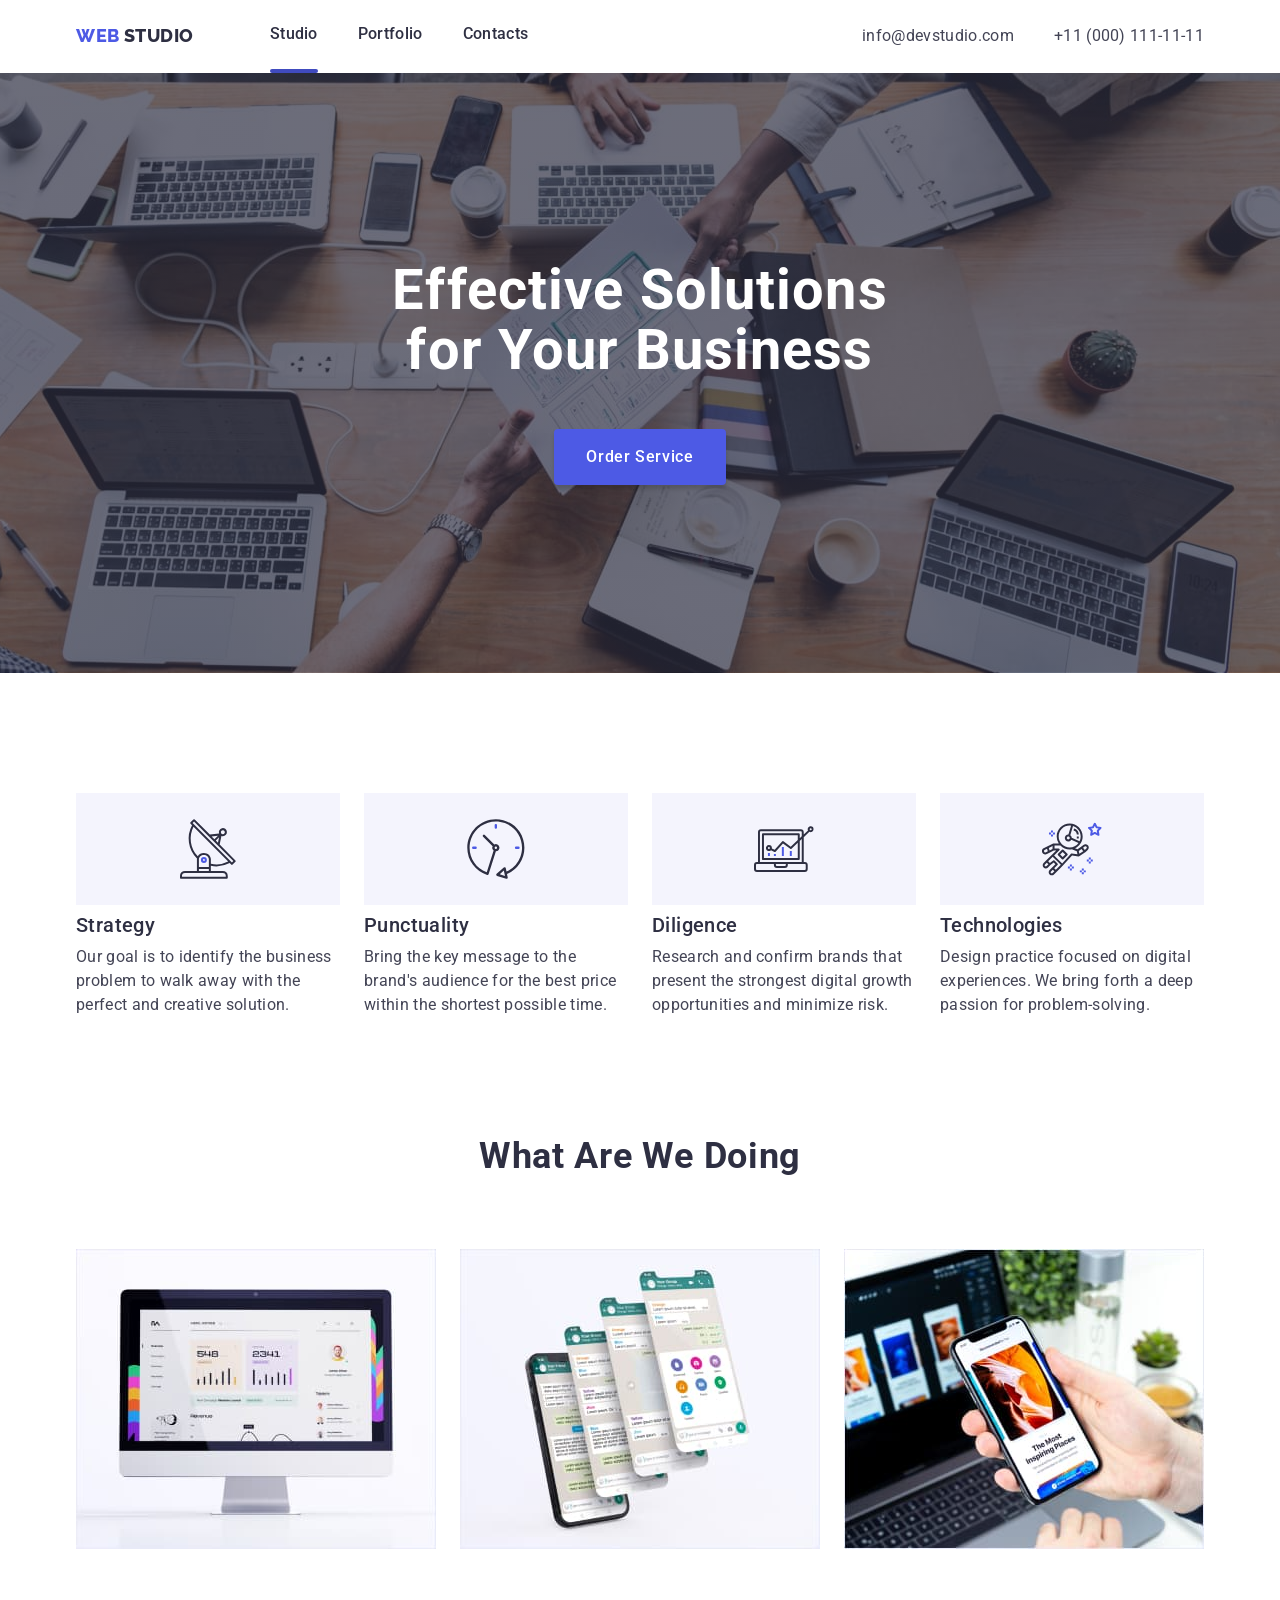
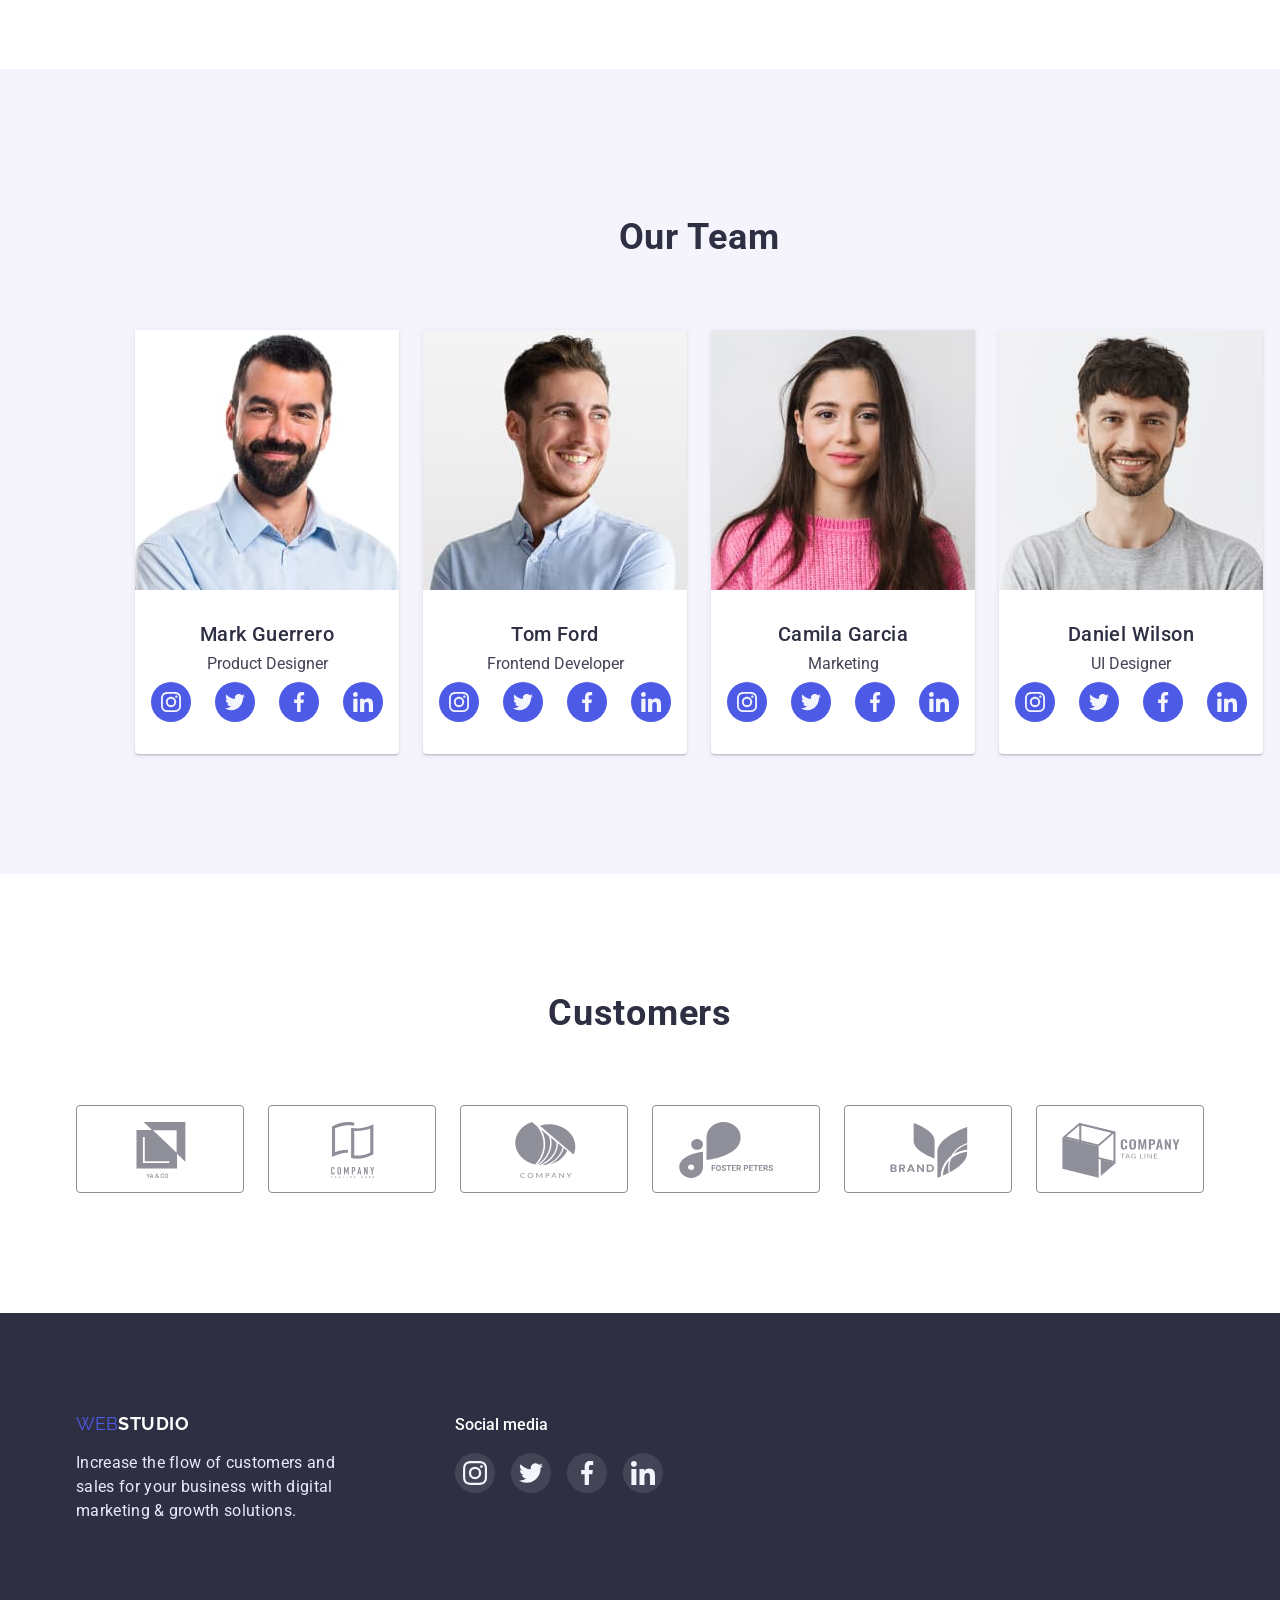
<file: index.html>
<!DOCTYPE html>
<html lang="en">
  <head>
    <meta charset="UTF-8" />
    <meta http-equiv="X-UA-Compatible" content="IE=edge" />
    <meta name="viewport" content="width=device-width, initial-scale=1.0" />
    <title>Document</title>
    <link
      href="https://fonts.googleapis.com/css2?family=Raleway:wght@800&family=Roboto:wght@400;500;700;900&display=swap"
      rel="stylesheet"
    />
    <link
      rel="stylesheet"
      href="https://cdnjs.cloudflare.com/ajax/libs/modern-normalize/1.1.0/modern-normalize.min.css"
    />
    <link rel="stylesheet" href="./css/styles.css" />
  </head>
  <body>
    <header>
      <div class="container header-box">
        <a href="./" class="logo link"
          ><span class="logo-web">WEB</span>
          <span class="logo-studio">STUDIO</span></a
        >
        <nav>
          <ul class="site-nav list">
            <li>
              <a href="./index.html" class="nav-link-current link">Studio</a>
            </li>
            <li>
              <a href="./portfolio.html" class="nav-link link">Portfolio</a>
            </li>
            <li><a href="" class="nav-link link">Contacts</a></li>
          </ul>
        </nav>
        <ul class="contact">
          <li>
            <a class="linknav" href="mailto:info@devstudio.com" lang="en"
              >info@devstudio.com</a
            >
          </li>
          <li>
            <a class="linknav" href="tel:+110001111111">+11 (000) 111-11-11</a>
          </li>
        </ul>
      </div>
    </header>
    <main>
      <section class="hero">
        <div class="container">
          <h1 class="hero-title">
            Effective Solutions <br />for Your Business
          </h1>
          <button class="primary-button" type="button" data-modal-open>
            Order Service
          </button>
        </div>
      </section>
      <section class="feature">
        <div class="container">
          <h2 class="visually-hidden">Our Benifits</h2>
          <ul class="advantage-card">
            <li class="strategy-icon">
              <div class="advantage-thumb" href="#">
                <svg class="list-item-icon">
                  <use href="./images/sprite.svg#icon-icon1"></use>
                </svg>
              </div>
              <h3 class="advantage-card-title">Strategy</h3>
              <p class="advantage-card-text">
                Our goal is to identify the business problem to walk away with
                the perfect and creative solution.
              </p>
            </li>
            <li class="strategy-icon">
              <div class="advantage-thumb" href="#">
                <svg class="list-item-icon">
                  <use href="./images/sprite.svg#icon-icon2"></use>
                </svg>
              </div>
              <h3 class="advantage-card-title">Punctuality</h3>
              <p class="advantage-card-text">
                Bring the key message to the brand's audience for the best price
                within the shortest possible time.
              </p>
            </li>
            <li class="strategy-icon">
              <div class="advantage-thumb" href="#">
                <svg class="list-item-icon">
                  <use href="./images/sprite.svg#icon-icon3"></use>
                </svg>
              </div>
              <h3 class="advantage-card-title">Diligence</h3>
              <p class="advantage-card-text">
                Research and confirm brands that present the strongest digital
                growth opportunities and minimize risk.
              </p>
            </li>
            <li class="strategy-icon">
              <div class="advantage-thumb" href="#">
                <svg class="list-item-icon">
                  <use href="./images/sprite.svg#icon-icon4"></use>
                </svg>
              </div>
              <h3 class="advantage-card-title">Technologies</h3>
              <p class="advantage-card-text">
                Design practice focused on digital experiences. We bring forth a
                deep passion for problem-solving.
              </p>
            </li>
          </ul>
        </div>
      </section>
      <section class="pic">
        <div class="container">
          <h2 class="pic-title">What Are We Doing</h2>
          <ul class="pic-list">
            <li>
              <img src="images/img1.jpg" alt="монітор" width="360" />
            </li>
            <li>
              <img src="images/img2.jpg" alt="єкран телефонів" width="360" />
            </li>
            <li>
              <img
                src="images/img3.jpg"
                alt="людина працює за ноутбуком та телефоном"
                width="360"
              />
            </li>
          </ul>
        </div>
      </section>
      <section class="team">
        <div class="container">
          <h2 class="team-title">Our Team</h2>
          <ul class="team-list">
            <li class="team-card">
              <img
                class="team-foto"
                src="./images/img4.jpg"
                alt="Product Designer"
                width="264"
              />
              <div class="person">
                <h3 class="team-worker">Mark Guerrero</h3>
                <p class="team-job" lang="en">Product Designer</p>
                <ul class="person-social-media-list">
                  <li class="person-social-media">
                    <a href class="person-social-media-link">
                      <svg
                        class="person-social-media-icon"
                        width="20"
                        height="20"
                      >
                        <use href="./images/sprite.svg#icon-instagram"></use>
                      </svg>
                    </a>
                  </li>
                  <li class="person-social-media">
                    <a href class="person-social-media-link">
                      <svg
                        class="person-social-media-icon"
                        width="20"
                        height="20"
                      >
                        <use href="./images/sprite.svg#icon-twiter"></use>
                      </svg>
                    </a>
                  </li>
                  <li class="person-social-media">
                    <a href class="person-social-media-link">
                      <svg
                        class="person-social-media-icon"
                        width="20"
                        height="20"
                      >
                        <use href="./images/sprite.svg#icon-facebook"></use>
                      </svg>
                    </a>
                  </li>
                  <li class="person-social-media">
                    <a href class="person-social-media-link">
                      <svg
                        class="person-social-media-icon"
                        width="20"
                        height="20"
                      >
                        <use href="./images/sprite.svg#icon-in"></use>
                      </svg>
                    </a>
                  </li>
                </ul>
              </div>
            </li>
            <li class="team-card">
              <img
                class="team-foto"
                src="./images/img5.jpg"
                alt="Frontend Developer"
                width="264"
              />
              <div class="person">
                <h3 class="team-worker">Tom Ford</h3>
                <p class="team-job" lang="en">Frontend Developer</p>
                <ul class="person-social-media-list">
                  <li class="person-social-media">
                    <a href class="person-social-media-link">
                      <svg
                        class="person-social-media-icon"
                        width="20"
                        height="20"
                      >
                        <use href="./images/sprite.svg#icon-instagram"></use>
                      </svg>
                    </a>
                  </li>
                  <li class="person-social-media">
                    <a href class="person-social-media-link">
                      <svg
                        class="person-social-media-icon"
                        width="20"
                        height="20"
                      >
                        <use href="./images/sprite.svg#icon-twiter"></use>
                      </svg>
                    </a>
                  </li>
                  <li class="person-social-media">
                    <a href class="person-social-media-link">
                      <svg
                        class="person-social-media-icon"
                        width="20"
                        height="20"
                      >
                        <use href="./images/sprite.svg#icon-facebook"></use>
                      </svg>
                    </a>
                  </li>
                  <li class="person-social-media">
                    <a href class="person-social-media-link">
                      <svg
                        class="person-social-media-icon"
                        width="20"
                        height="20"
                      >
                        <use href="./images/sprite.svg#icon-in"></use>
                      </svg>
                    </a>
                  </li>
                </ul>
              </div>
            </li>
            <li class="team-card">
              <img
                class="team-foto"
                src="./images/img6.jpg"
                alt="Marketing"
                width="264"
              />
              <div class="person">
                <h3 class="team-worker">Camila Garcia</h3>
                <p class="team-job" lang="en">Marketing</p>
                <ul class="person-social-media-list">
                  <li class="person-social-media">
                    <a href class="person-social-media-link">
                      <svg
                        class="person-social-media-icon"
                        width="20"
                        height="20"
                      >
                        <use href="./images/sprite.svg#icon-instagram"></use>
                      </svg>
                    </a>
                  </li>
                  <li class="person-social-media">
                    <a href class="person-social-media-link">
                      <svg
                        class="person-social-media-icon"
                        width="20"
                        height="20"
                      >
                        <use href="./images/sprite.svg#icon-twiter"></use>
                      </svg>
                    </a>
                  </li>
                  <li class="person-social-media">
                    <a href class="person-social-media-link">
                      <svg
                        class="person-social-media-icon"
                        width="20"
                        height="20"
                      >
                        <use href="./images/sprite.svg#icon-facebook"></use>
                      </svg>
                    </a>
                  </li>
                  <li class="person-social-media">
                    <a href class="person-social-media-link">
                      <svg
                        class="person-social-media-icon"
                        width="20"
                        height="20"
                      >
                        <use href="./images/sprite.svg#icon-in"></use>
                      </svg>
                    </a>
                  </li>
                </ul>
              </div>
            </li>
            <li class="team-card">
              <img
                class="team-foto"
                src="./images/img7.jpg"
                alt="UI designer"
                width="264"
              />
              <div class="person">
                <h3 class="team-worker">Daniel Wilson</h3>
                <p class="team-job" lang="en">UI Designer</p>
                <ul class="person-social-media-list">
                  <li class="person-social-media">
                    <a href class="person-social-media-link">
                      <svg
                        class="person-social-media-icon"
                        width="20"
                        height="20"
                      >
                        <use href="./images/sprite.svg#icon-instagram"></use>
                      </svg>
                    </a>
                  </li>
                  <li class="person-social-media">
                    <a href class="person-social-media-link">
                      <svg
                        class="person-social-media-icon"
                        width="20"
                        height="20"
                      >
                        <use href="./images/sprite.svg#icon-twiter"></use>
                      </svg>
                    </a>
                  </li>
                  <li class="person-social-media">
                    <a href class="person-social-media-link">
                      <svg
                        class="person-social-media-icon"
                        width="20"
                        height="20"
                      >
                        <use href="./images/sprite.svg#icon-facebook"></use>
                      </svg>
                    </a>
                  </li>
                  <li class="person-social-media">
                    <a href class="person-social-media-link">
                      <svg
                        class="person-social-media-icon"
                        width="20"
                        height="20"
                      >
                        <use href="./images/sprite.svg#icon-in"></use>
                      </svg>
                    </a>
                  </li>
                </ul>
              </div>
            </li>
          </ul>
        </div>
      </section>
      <section class="сustomers">
        <div class="container">
          <h2 class="сustomers-title">Customers</h2>
          <ul class="сustomers-list">
            <li class="сustomers-li">
              <a href class="сustomers-link">
                <svg class="сustomers-icon" width="104" height="56">
                  <use href="./images/sprite.svg#icon-1"></use>
                </svg>
              </a>
            </li>
            <li class="сustomers-li">
              <a href class="сustomers-link">
                <svg class="сustomers-icon" width="104" height="56">
                  <use href="./images/sprite.svg#icon-2"></use>
                </svg>
              </a>
            </li>
            <li class="сustomers-li">
              <a href class="сustomers-link">
                <svg class="сustomers-icon" width="104" height="56">
                  <use href="./images/sprite.svg#icon-3"></use>
                </svg>
              </a>
            </li>
            <li class="сustomers-li">
              <a href class="сustomers-link">
                <svg class="сustomers-icon" width="104" height="56">
                  <use href="./images/sprite.svg#icon-4"></use>
                </svg>
              </a>
            </li>
            <li class="сustomers-li">
              <a href class="сustomers-link">
                <svg class="сustomers-icon" width="104" height="56">
                  <use href="./images/sprite.svg#icon-5"></use>
                </svg>
              </a>
            </li>
            <li class="сustomers-li">
              <a href class="сustomers-link">
                <svg class="сustomers-icon" width="104" height="56">
                  <use href="./images/sprite.svg#icon-6"></use>
                </svg>
              </a>
            </li>
          </ul>
        </div>
      </section>
    </main>
    <footer class="footer">
      <div class="container footer-box">
        <div>
          <a class="logo-footer" href="./index.html"
            >Web<span class="logo-footer-second">Studio</span></a
          >
          <p class="footer_text">
            Increase the flow of customers and
            <br />
            sales for your business with digital
            <br />
            marketing & growth solutions.
          </p>
        </div>
        <div>
          <h2 class="footer-title">Social media</h2>
          <ul class="footer-social-media-list">
            <li>
              <a href class="footer-social-media-link">
                <svg class="footer-social-media-icon" width="24" height="24">
                  <use href="./images/sprite.svg#icon-instagram"></use>
                </svg>
              </a>
            </li>
            <li>
              <a href class="footer-social-media-link">
                <svg class="footer-social-media-icon" width="24" height="24">
                  <use href="./images/sprite.svg#icon-twiter"></use>
                </svg>
              </a>
            </li>
            <li>
              <a href class="footer-social-media-link">
                <svg class="footer-social-media-icon" width="24" height="24">
                  <use href="./images/sprite.svg#icon-facebook"></use>
                </svg>
              </a>
            </li>
            <li>
              <a href class="footer-social-media-link">
                <svg class="footer-social-media-icon" width="24" height="24">
                  <use href="./images/sprite.svg#icon-in"></use>
                </svg>
              </a>
            </li>
          </ul>
        </div>
      </div>
    </footer>
    <div class="backdrop is-hidden" data-modal>
      <div class="modal">
        <button class="modal-close-button" type="button" data-modal-close>
          <svg class="data-modal-close">
            <use href="./images/sprite.svg#icon-close "></use>
          </svg>
        </button>
      </div>
    </div>
    <script src="./js/modal.js"></script>
  </body>
</html>
</file>
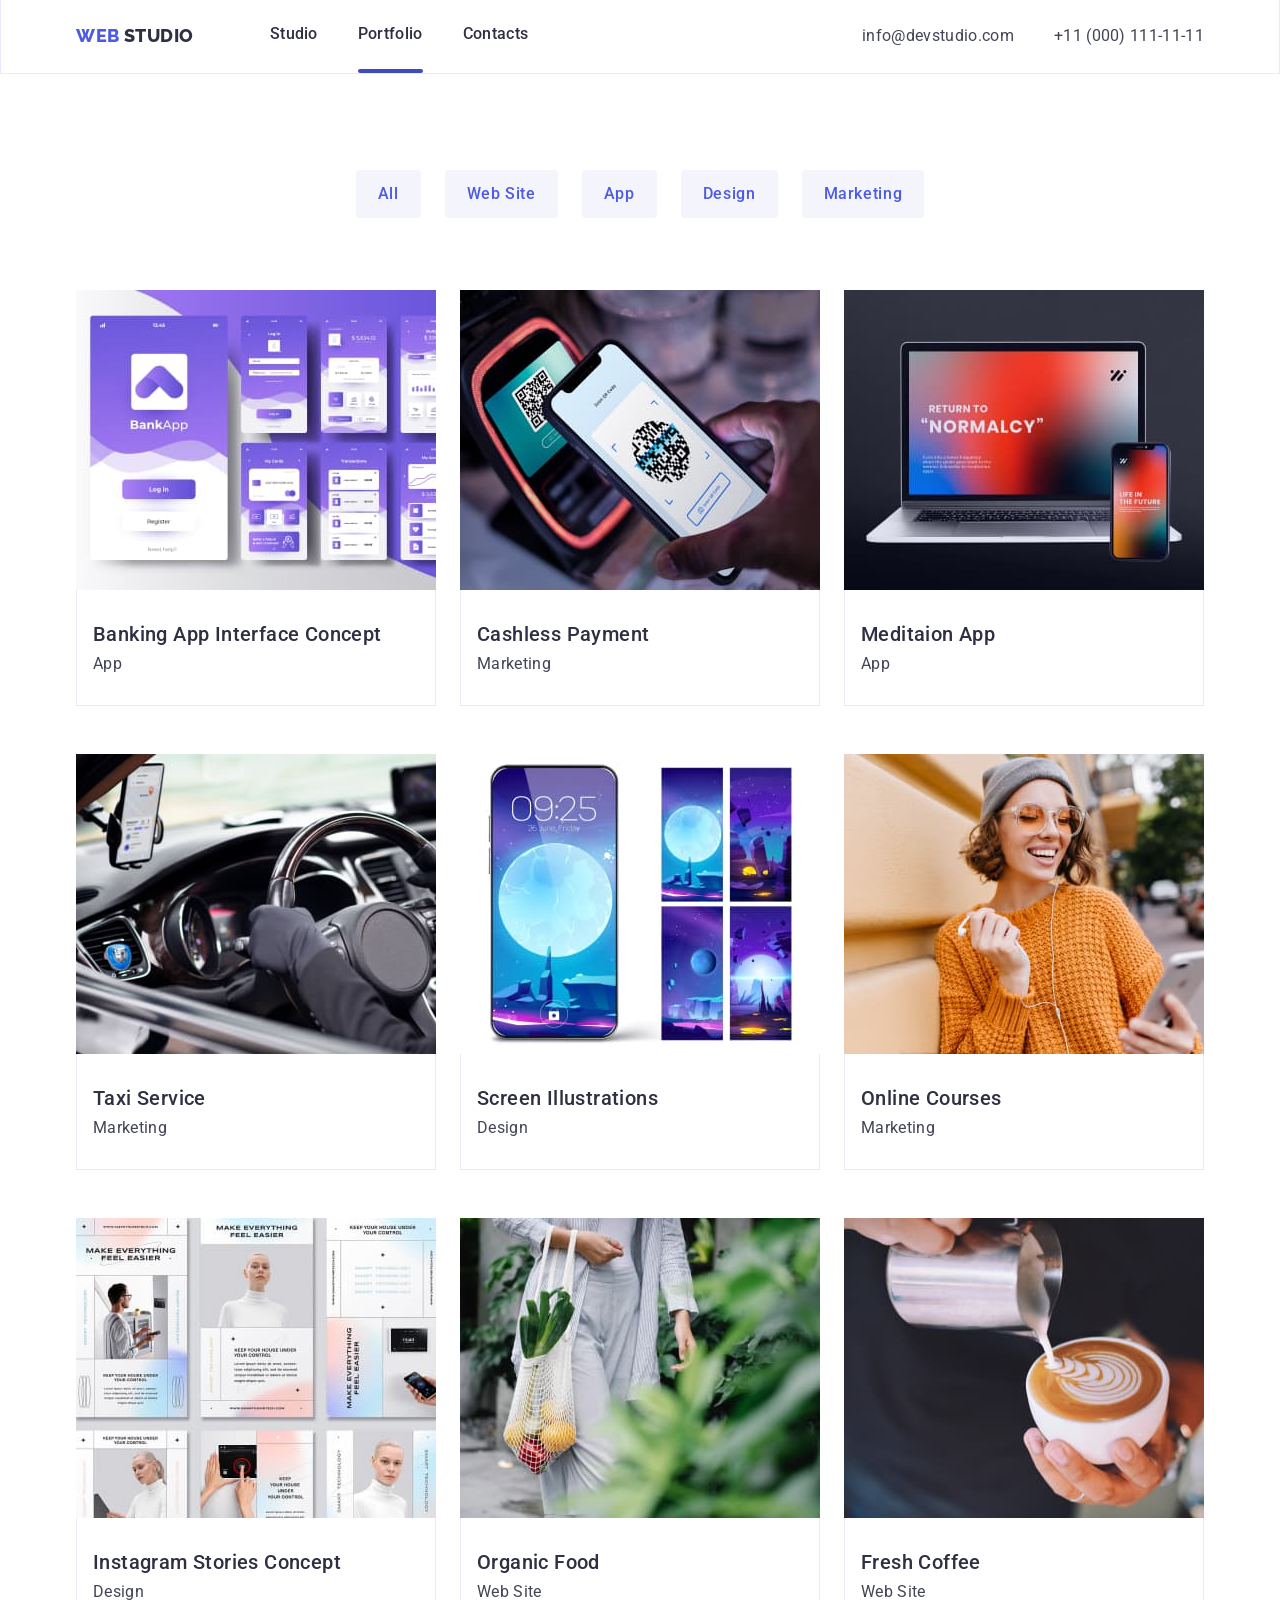
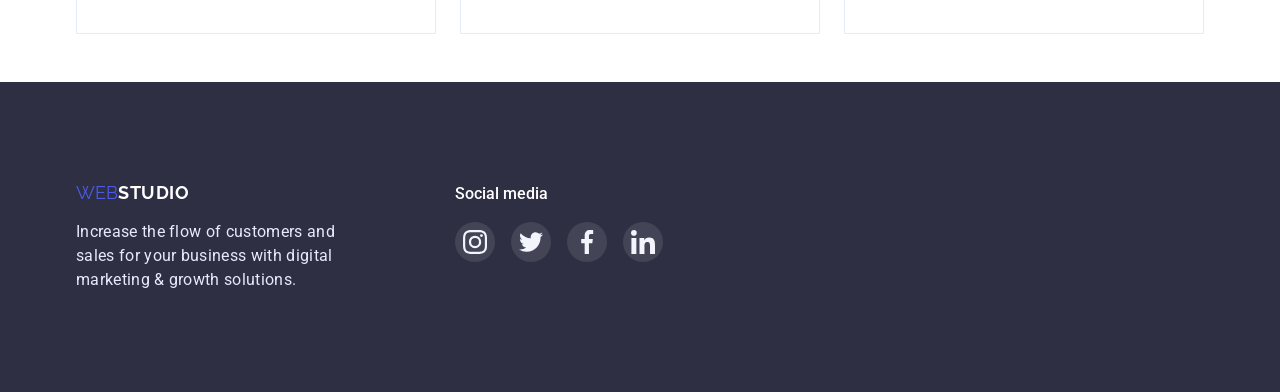
<file: portfolio.html>
<!DOCTYPE html>
<html lang="uk">
  <head>
    <meta charset="UTF-8" />
    <meta http-equiv="X-UA-Compatible" content="IE=edge" />
    <meta name="viewport" content="width=device-width, initial-scale=1.0" />
    <title>Document</title>
    <link
      href="https://fonts.googleapis.com/css2?family=Raleway:wght@800&family=Roboto:wght@400;500;700;900&display=swap"
      rel="stylesheet"
    />
    <link
      rel="stylesheet"
      href="https://cdnjs.cloudflare.com/ajax/libs/modern-normalize/1.1.0/modern-normalize.min.css"
    />
    <link rel="stylesheet" href="./css/styles.css" />
  </head>
  <body>
    <header class="border-buttom">
      <div class="container header-box">
        <a href="./" class="logo link"
          ><span class="logo-web">WEB</span>
          <span class="logo-studio">STUDIO</span></a
        >
        <nav>
          <ul class="site-nav list">
            <li><a href="./index.html" class="nav-link link">Studio</a></li>
            <li>
              <a href="./portfolio.html" class="nav-link-current link"
                >Portfolio</a
              >
            </li>
            <li><a href="" class="nav-link link">Contacts</a></li>
          </ul>
        </nav>
        <ul class="contact">
          <li>
            <a class="linknav" href="mailto:info@devstudio.com" lang="en"
              >info@devstudio.com</a
            >
          </li>
          <li>
            <a class="linknav" href="tel:+110001111111">+11 (000) 111-11-11</a>
          </li>
        </ul>
      </div>
    </header>
    <main>
      <section class="main-section">
        <div class="container">
          <h1 class="visually-hidden">Portfolio</h1>
          <ul class="button list">
            <li>
              <button class="portfolio-button-all" type="button">All</button>
            </li>
            <li>
              <button class="portfolio-button-all" type="button">
                Web Site
              </button>
            </li>
            <li>
              <button class="portfolio-button-all" type="button">App</button>
            </li>
            <li>
              <button class="portfolio-button-all" type="button">Design</button>
            </li>
            <li>
              <button class="portfolio-button-all" type="button">
                Marketing
              </button>
            </li>
          </ul>
        </div>
        <div class="container">
          <ul class="portfolio list">
            <li class="portfolio-one">
              <a href="" class="overlay-list link">
                <div class="box">
                  <img
                    src="./images/banking_app_interface_concept.jpg"
                    alt="візуалізація банківського додатку"
                    width="360"
                    height="300"
                  />
                  <div class="overlay">
                    <p>
                      14 Stylish and User-Friendly App Design <br />
                      Concepts · Task Manager App · Calorie <br />Tracker App ·
                      Exotic Fruit Ecommerce<br />
                      App · Cloud Storage App
                    </p>
                  </div>
                </div>
                <div class="portfolio-box">
                  <h2 class="portfolio-title">Banking App Interface Concept</h2>
                  <p class="portfolio product">App</p>
                </div>
              </a>
            </li>
            <li class="portfolio-one">
              <a href="" class="overlay-list link">
                <div class="box">
                  <img
                    src="./images/cashless_payment.jpg"
                    alt="безготівковий розрахунок"
                    width="360"
                    height="300"
                  />
                  <div class="overlay">
                    <p>
                      14 Stylish and User-Friendly App Design <br />
                      Concepts · Task Manager App · Calorie <br />Tracker App ·
                      Exotic Fruit Ecommerce<br />
                      App · Cloud Storage App
                    </p>
                  </div>
                </div>
                <div class="portfolio-box">
                  <h2 class="portfolio-title">Cashless Payment</h2>
                  <p class="portfolio product">Marketing</p>
                </div>
              </a>
            </li>
            <li class="portfolio-one">
              <a href="" class="overlay-list link">
                <div class="box">
                  <img
                    src="./images/meditaion_app.jpg"
                    alt="додаток для медитації"
                    width="360"
                    height="300"
                  />
                  <div class="overlay">
                    <p>
                      14 Stylish and User-Friendly App Design <br />
                      Concepts · Task Manager App · Calorie <br />Tracker App ·
                      Exotic Fruit Ecommerce<br />
                      App · Cloud Storage App
                    </p>
                  </div>
                </div>
                <div class="portfolio-box">
                  <h2 class="portfolio-title">Meditaion App</h2>

                  <p class="portfolio product">App</p>
                </div>
              </a>
            </li>
            <li class="portfolio-one">
              <a href="" class="overlay-list link">
                <div class="box">
                  <img
                    src="./images/taxi_service.jpg"
                    alt="сервіс таксі"
                    width="360"
                    height="300"
                  />
                  <div class="overlay">
                    <p>
                      14 Stylish and User-Friendly App Design <br />
                      Concepts · Task Manager App · Calorie <br />Tracker App ·
                      Exotic Fruit Ecommerce<br />
                      App · Cloud Storage App
                    </p>
                  </div>
                </div>
                <div class="portfolio-box">
                  <h2 class="portfolio-title">Taxi Service</h2>

                  <p class="portfolio product">Marketing</p>
                </div>
              </a>
            </li>
            <li class="portfolio-one">
              <a href="" class="overlay-list link">
                <div class="box">
                  <img
                    src="./images/screen_illustrations.jpg"
                    alt="заставки для екрану телефону"
                    width="360"
                    height="300"
                  />
                  <div class="overlay">
                    <p>
                      14 Stylish and User-Friendly App Design <br />
                      Concepts · Task Manager App · Calorie <br />Tracker App ·
                      Exotic Fruit Ecommerce<br />
                      App · Cloud Storage App
                    </p>
                  </div>
                </div>
                <div class="portfolio-box">
                  <h2 class="portfolio-title">Screen Illustrations</h2>

                  <p class="portfolio product">Design</p>
                </div>
              </a>
            </li>
            <li class="portfolio-one">
              <a href="" class="overlay-list link">
                <div class="box">
                  <img
                    src="./images/online_courses.jpg"
                    alt="онлайн курси "
                    width="360"
                    height="300"
                  />
                  <div class="overlay">
                    <p>
                      14 Stylish and User-Friendly App Design <br />
                      Concepts · Task Manager App · Calorie <br />Tracker App ·
                      Exotic Fruit Ecommerce<br />
                      App · Cloud Storage App
                    </p>
                  </div>
                </div>
                <div class="portfolio-box">
                  <h2 class="portfolio-title">Online Courses</h2>
                  <p class="portfolio product">Marketing</p>
                </div>
              </a>
            </li>
            <li class="portfolio-one">
              <a href="" class="overlay-list link">
                <div class="box">
                  <img
                    src="./images/instagram_stories_concept.jpg"
                    alt="концепція інстаграм сториз"
                    width="360"
                    height="300"
                  />
                  <div class="overlay">
                    <p>
                      14 Stylish and User-Friendly App Design <br />
                      Concepts · Task Manager App · Calorie <br />Tracker App ·
                      Exotic Fruit Ecommerce<br />
                      App · Cloud Storage App
                    </p>
                  </div>
                </div>
                <div class="portfolio-box">
                  <h2 class="portfolio-title">Instagram Stories Concept</h2>
                  <p class="portfolio product">Design</p>
                </div>
              </a>
            </li>
            <li class="portfolio-one">
              <a href="" class="overlay-list link">
                <div class="box">
                  <img
                    src="./images/organic_food.jpg"
                    alt="органічна їжа"
                    width="360"
                    height="300"
                  />
                  <div class="overlay">
                    <p>
                      14 Stylish and User-Friendly App Design <br />
                      Concepts · Task Manager App · Calorie <br />Tracker App ·
                      Exotic Fruit Ecommerce<br />
                      App · Cloud Storage App
                    </p>
                  </div>
                </div>
                <div class="portfolio-box">
                  <h2 class="portfolio-title">Organic Food</h2>
                  <p class="portfolio product">Web Site</p>
                </div>
              </a>
            </li>
            <li class="portfolio-one">
              <a href="" class="overlay-list link">
                <div class="box">
                  <img
                    src="./images/fresh_coffee.jpg"
                    alt="свіжа кава"
                    width="360"
                    height="300"
                  />
                  <div class="overlay">
                    <p>
                      14 Stylish and User-Friendly App Design <br />
                      Concepts · Task Manager App · Calorie <br />Tracker App ·
                      Exotic Fruit Ecommerce<br />
                      App · Cloud Storage App
                    </p>
                  </div>
                </div>
                <div class="portfolio-box">
                  <h2 class="portfolio-title">Fresh Coffee</h2>
                  <p class="portfolio product">Web Site</p>
                </div>
              </a>
            </li>
          </ul>
        </div>
      </section>
    </main>
    <footer class="footer">
      <div class="container footer-box">
        <div>
          <a class="logo-footer" href="./index.html"
            >Web<span class="logo-footer-second">Studio</span></a
          >
          <p class="footer_text">
            Increase the flow of customers and
            <br />
            sales for your business with digital
            <br />
            marketing & growth solutions.
          </p>
        </div>
        <div>
          <h2 class="footer-title">Social media</h2>
          <ul class="footer-social-media-list">
            <li>
              <a href class="footer-social-media-link">
                <svg class="footer-social-media-icon" width="24" height="24">
                  <use href="./images/sprite.svg#icon-instagram"></use>
                </svg>
              </a>
            </li>
            <li>
              <a href class="footer-social-media-link">
                <svg class="footer-social-media-icon" width="24" height="24">
                  <use href="./images/sprite.svg#icon-twiter"></use>
                </svg>
              </a>
            </li>
            <li>
              <a href class="footer-social-media-link">
                <svg class="footer-social-media-icon" width="24" height="24">
                  <use href="./images/sprite.svg#icon-facebook"></use>
                </svg>
              </a>
            </li>
            <li>
              <a href class="footer-social-media-link">
                <svg class="footer-social-media-icon" width="24" height="24">
                  <use href="./images/sprite.svg#icon-in"></use>
                </svg>
              </a>
            </li>
          </ul>
        </div>
      </div>
    </footer>
  </body>
</html>
</file>
<file: css/styles.css>
:root {
  --color-primary: #212121;
  --color-secondary: #434455;
  --color-accent: #404bbf;
  --color-subtitle-background: #e7e9fc;
  --color-button: #f4f4fd;
  --color-dark: #2e2f42;
  --color-inverted: #fefefe;
  --color-white: #ffffff;
  --color-background: #2e2f42;
  --color-filtres: #f5f4fd;
  --button: #4d5ae5;
  --border: #000;
  --shadow: rgba(0, 0, 0, 0.25);
  --color-footer-link-hover: #31d0aa;
  --color-customers-icon: #8e8f99;
}

html {
  box-sizing: border-box;
}

*,
*::before,
*::after {
  box-sizing: inherit;
}

body {
  color: var(--color-dark);
  background-color: var(--color-white);
  font-family: "Roboto", sans-serif;
}

ul,
ol {
  list-style-type: none;
  list-style: none;
  padding-left: 0;
  margin: 0;
}

h1 h2 h3 h4 h5 h6 p {
  margin: 0;
  padding: 0;
}

p {
  padding: 0;
  margin: 0;
}

.container {
  width: 1158px;
  margin-left: auto;
  margin-right: auto;
  padding: 0 15px;
}

.visually-hidden {
  position: absolute;
  white-space: nowrap;
  width: 1px;
  height: 1px;
  overflow: hidden;
  border: 0;
  padding: 0;
  clip: rect(0 0 0 0);
  clip-path: inset(50%);
  margin: -1px;
}

img {
  display: block;
  height: auto;
}

/* header */
.header {
  background-color: var(--basic-bcg-color);
}

.header-box {
  display: flex;
}

.border-buttom {
  border: 1px solid var(--color-subtitle-background);
  border-top: none;
}

.site-nav {
  display: flex;
  gap: 40px;
  margin-left: 76px;
}
.nav-link,
.nav-link-current {
  display: block;
  color: var(--color-dark);
  font-weight: 500;
  line-height: 1.3;
  letter-spacing: 0.02em;
  padding-top: 24px;
  padding-bottom: 24px;
}

.nav-link-current::after {
  content: "";
  display: block;
  position: relative;
  top: 24px;
  background: #404bbf;
  border-radius: 2px;
  padding-top: 2px;
  padding-bottom: 2px;
  transition: color 250ms cubic-bezier(0.4, 0, 0.2, 1);
}

.nav-link:hover,
.nav-link:focus {
  color: var(--color-accent);
}

.site-contacts {
  display: flex;
  gap: 40px;
  margin-left: auto;
}
.contacts-link {
  color: var(--color-secondary);
  font-family: "Roboto";
  font-style: normal;
  font-weight: 400;
  font-size: 16px;
  line-height: 1.5;
  letter-spacing: 0.02em;
}
.contacts-link:hover,
.contacts-link:focus {
  color: var(--color-accent);
}

/* Logo */

.logo {
  margin: 0;
  padding-top: 24px;
  padding-bottom: 24px;
}

.logo-web {
  color: var(--button);
  font-family: "Raleway";
  font-style: normal;
  font-weight: 800;
  font-size: 18px;
  line-height: 1.3;
  letter-spacing: 0.03em;
  padding-top: 24px;
  padding-bottom: 24px;
}

.logo-studio {
  color: #2e2f42;
  font-family: "Raleway";
  font-style: normal;
  font-weight: 800;
  font-size: 18px;
  line-height: 1.3;
  letter-spacing: 0.03em;
}

.logo-footer-second {
  color: var(--color-white);
  font-family: "Raleway";
  font-weight: 700;
  font-size: 26px;
  line-height: 1.2;
  letter-spacing: 0.03em;
  background-color: var(--color-background);
  text-decoration: none;
}

/* Link */

.link-current {
  color: var(--color-accent);
  font-weight: 500;
  font-size: 16px;
  line-height: 1.5;
  letter-spacing: 0.02em;
  text-decoration: none;
}

.nav-list {
  display: flex;
  gap: 40px;
  margin-left: 76px;
  padding-top: 24px;
  padding-bottom: 24px;
}

.link {
  text-decoration: none;
}

.link-current {
  color: var(--color-accent);
  font-size: 16px;
  line-height: 1.5;
  letter-spacing: 0.02em;
  font-weight: 500;
  text-decoration: none;
  padding: 0px;
  gap: 40px;
  display: flex;
}

.contact {
  display: flex;
  gap: 40px;
  margin-left: auto;
  padding-top: 24px;
  padding-bottom: 24px;
}

.linknav {
  color: var(--color-secondary);
  font-weight: 400;
  font-size: 16px;
  line-height: 1.5;
  letter-spacing: 0.02em;
  text-decoration: none;
  padding-top: 24px;
  padding-bottom: 24px;
}

.link:hover {
  color: var(--color-accent);
}

.linknav:hover {
  color: var(--color-accent);
}

.link-current:hover {
  color: var(--color-accent);
}

.link:focus {
  color: var(--color-accent);
}

.linknav:focus {
  color: var(--color-accent);
}

.link-current:focus {
  color: var(--color-accent);
}

.link-adress {
  font-style: normal;
  font-size: 14px;
  line-height: 24px;
  letter-spacing: 0.03em;
  color: var(--color-white);
  text-decoration: none;
}

.link-contacts {
  font-style: normal;
  font-weight: 500;
  font-size: 14px;
  line-height: 16px;
  letter-spacing: 0.02em;
  color: var(--color-secondary);
  text-decoration: none;
}

.link-contacts:hover {
  color: var(--color-accent);
}

.link-contacts:focus {
  color: var(--color-accent);
}

/* Button */

.primary-button {
  background-color: var(--button);
  color: var(--color-white);
  font-weight: 500;
  font-size: 16px;
  line-height: 1.5;
  letter-spacing: 0.04em;
  font-family: inherit;
  border: none;
  display: block;
  padding: 16px 32px;
  cursor: pointer;
  box-shadow: 0px 4px 4px rgba(0, 0, 0, 0.15);
  border-radius: 4px;

  margin: 0 auto;
}

.primary-button:hover {
  background-color: var(--color-accent);
}

.primary-button:focus {
  background-color: var(--color-accent);
}

.pic {
  list-style: none;
  padding-bottom: 120px;
  margin: 0;
}

.pic-list {
  display: flex;
  gap: 24px;
}

.pic-title {
  margin-top: 0;
  margin-bottom: 72px;
  color: var(--color-dark);
  font-weight: 700;
  font-size: 36px;
  line-height: 1.11;
  text-align: center;
  text-transform: capitalize;
  letter-spacing: 0.02em;
}

.backdrop {
  position: fixed;
  top: 0;
  z-index: 100;
  left: 0;
  width: 100%;
  height: 100%;
  background-color: rgba(46, 47, 66, 0.4);
  transition: opacity 250ms cubic-bezier(0.4, 0, 0.2, 1),
    visibility 250ms cubic-bezier(0.4, 0, 0.2, 1);
}

.backdrop.is-hidden {
  opacity: 0;
  visibility: hidden;
  pointer-events: none;
}

.modal {
  position: absolute;
  top: 50%;
  left: 50%;
  transform: translate(-50%, -50%);
  height: 576px;
  width: 408px;
  padding: 15px;
  background-color: #fcfcfc;
  box-shadow: 0px 1px 1px rgba(0, 0, 0, 0.14), 0px 1px 3px rgba(0, 0, 0, 0.12),
    0px 2px 1px rgba(0, 0, 0, 0.2);
  border-radius: 4px;
}

.backdrop.is-hidden.modal {
  transform: scale(0.9);
}

.modal-close-button {
  position: absolute;
  top: 24px;
  right: 24px;
  display: flex;
  justify-content: center;
  align-items: center;
  width: 24px;
  height: 24px;
  background: #e7e9fc;
  border: 1px solid rgba(0, 0, 0, 0.1);
  border-radius: 50%;
  padding: 0;
  cursor: pointer;
  transition: background-color 250ms cubic-bezier(0.4, 0, 0.2, 1);
}

.modal-close-button:hover,
.modal-close-button:focus {
  background: #404bbf;
}

.data-modal-close {
  width: 16px;
  height: 16px;
  margin-top: 8px;
  transition: fill 250ms cubic-bezier(0.4, 0, 0.2, 1);
}

.data-modal-close:hover,
.data-modal-close:focus {
  fill: #ffffff;
}

.main-section {
  padding-top: 96px;
  padding-bottom: 48px;
}

.button.list {
  display: flex;
  gap: 24px;
  justify-content: center;
  margin-bottom: 72px;
}

.portfolio-button-all {
  background-color: var(--color-button);
  color: var(--button);
  font-family: inherit;
  cursor: pointer;
  border-radius: 4px;
  border: 1px;
  font-weight: 500;
  font-size: 16px;
  line-height: 1.5;
  letter-spacing: 0.04em;
  padding: 12px 22px;
  text-transform: capitalize;
}

.portfolio-button-all:hover {
  color: var(--color-white);
  background: var(--color-accent);
  box-shadow: 0px 3px 1px rgba(0, 0, 0, 0.1), 0px 1px 2px rgba(0, 0, 0, 0.08),
    0px 2px 2px rgba(0, 0, 0, 0.12);
}
.portfolio-button-all:focus {
  color: var(--color-white);
  background: var(--color-accent);
  box-shadow: 0px 3px 1px rgba(0, 0, 0, 0.1), 0px 1px 2px rgba(0, 0, 0, 0.08),
    0px 2px 2px rgba(0, 0, 0, 0.12);
}

/* Hero section */

.feature {
  padding: 120px 0;
}

.hero {
  text-align: center;
  background-color: var(--color-background);
  padding: 188px 0;
  background-image: linear-gradient(
      rgba(46, 47, 66, 0.7),
      rgba(46, 47, 66, 0.7)
    ),
    url("..//images/people_office_1.jpg");
  background-repeat: no-repeat;
  background-size: cover;
  background-position: right;
}

.hero-title {
  margin-top: 0;
  margin-bottom: 48px;
  color: var(--color-white);
  font-size: 56px;
  line-height: 1.07;
  letter-spacing: 0.02em;
}

/* Advantages section */

.list-item-icon {
  width: 59.72px;
  height: 64px;
}

.advantage-card {
  display: flex;
  gap: 24px;
  vertical-align: middle;
}

.advantage-thumb {
  display: flex;
  gap: 24px;
  vertical-align: middle;
  width: 264px;
  height: 112px;
  background: #f4f4fd;
  justify-content: center;
  align-items: center;
}

.advantage-card-title {
  margin-bottom: 8px;
  margin-top: 8px;
  color: var(--color-dark);
  font-weight: 500;
  font-size: 20px;
  line-height: 1.2;
  letter-spacing: 0.02em;
}

.advantage-card-text {
  margin: 0;
  display: flex;
  font-size: 16px;
  line-height: 1.5;
  letter-spacing: 0.02em;
  color: var(--color-secondary);
}

.team {
  background-color: var(--color-filtres);
  padding: 120px;
}

.team-card {
  background-color: var(--color-white);
  box-shadow: 0px 1px 6px rgba(46, 47, 66, 0.08),
    0px 1px 1px rgba(46, 47, 66, 0.16), 0px 2px 1px rgba(46, 47, 66, 0.08);
  border-radius: 0px 0px 4px 4px;
}

.person {
  padding: 32px 16px;
  text-align: center;
}

.person-social-media-list {
  display: flex;
  gap: 24px;
}

.person-social-media-link {
  display: flex;
  align-items: center;
  justify-content: center;
  cursor: pointer;
  border-radius: 50%;
  width: 40px;
  height: 40px;
  background-color: #4d5ae5;
  color: var(--color-button);
}

.person-social-media-link:focus {
  background-color: var(--color-accent);
}

.person-social-media-link:hover {
  background-color: var(--color-accent);
}

.team-title {
  color: var(--color-dark);
  font-weight: 700;
  font-size: 36px;
  line-height: 1.11;
  text-align: center;
  text-transform: none;
  letter-spacing: 0.02em;
  margin-bottom: 72px;
}

.team-list {
  list-style: none;
  display: flex;
  gap: 24px;
  margin-bottom: 0;
  margin: 0 auto;
}

.team-worker {
  background-color: var(--color-white);
  color: var(--color-dark);
  font-weight: 500;
  font-size: 20px;
  line-height: 1.2;
  letter-spacing: 0.02em;
  text-align: center;
  margin-bottom: 8px;
  margin-top: 0;
}

.team-job {
  margin-bottom: 8px;
  background-color: var(--color-white);
  color: var(--color-secondary);
  font-size: 16px;
  line-height: 1.2;
  text-align: center;
}

.сustomers-title {
  text-align: center;
  margin-bottom: 72px;
  margin-top: 0;
  font-size: 36px;
  line-height: 1.1;
  letter-spacing: 0.02em;
  color: var(--color-dark);
}

.сustomers {
  padding: 120px 0;
}

.сustomers-list {
  display: flex;
  gap: 24px;
}

.сustomers-icon {
  margin-top: 16px;
  width: 168px;
  fill: currentColor;
}

.сustomers-link {
  display: block;
  text-align: center;
  width: 168px;
  height: 88px;
  color: var(--color-customers-icon);
  border: 1px solid var(--color-customers-icon);
  border-radius: 4px;
}

.сustomers-link:hover,
.сustomers-link:focus {
  color: var(--color-accent);
  border: 1px solid var(--color-accent);
}

.portfolio.list {
  display: flex;
  gap: 48px 24px;
  flex-wrap: wrap;
}

.portfolio-one:hover {
  box-shadow: 0px 1px 6px rgb(46 47 66 / 8%), 0px 1px 1px rgb(46 47 66 / 16%),
    0px 2px 1px rgb(46 47 66 / 8%);
}

.portfolio-box {
  padding: 32px 16px;
  border: 1px solid var(--color-subtitle-background);
  border-top: none;
}

.list.link {
  text-decoration: none;
}

.list link {
  text-decoration: none;
}

.portfolio-title {
  margin-top: 0;
  margin-bottom: 8px;
  color: var(--color-dark);
  font-family: "Roboto";
  font-style: normal;
  font-weight: 500;
  font-size: 20px;
  line-height: 1.2;
  letter-spacing: 0.02em;
  text-transform: capitalize;
}

.portfolio.product {
  color: var(--color-secondary);
  font-family: "Roboto";
  font-style: normal;
  font-weight: 400;
  font-size: 16px;
  line-height: 1.2;
  letter-spacing: 0.02em;
  text-transform: capitalize;
}

.box {
  position: relative;
  overflow: hidden;
}

.box:hover .overlay,
.box:focus .overlay {
  transform: translatex(0);
}

.overlay,
.overlay > p {
  position: absolute;
  left: 0;
  top: 0;
  transform: translate(0, 100%);
  transition: transform 250ms cubic-bezier(0.4, 0, 0.2, 1);
  width: 100%;
  height: 100%;
  text-align: center;
  font-family: "Roboto";
  font-style: normal;
  font-weight: 400;
  font-size: 16px;
  line-height: 1.5;
  letter-spacing: 0.02em;
  color: #f4f4fd;
  background-color: rgb(77, 90, 229);
  padding-top: 40px;
  padding-bottom: 164px;
  padding-left: 32px;
  padding-right: 32px;
}

.overlay-list:hover .overlay > p,
.overlay-list:focus .overlay > p,
.overlay-list:hover .overlay,
.overlay-list:focus .overlay {
  transform: translate(0, 0);
  border: 0.5px solid #f4f4fd;
  box-shadow: 0px 1px 6px rgba(46, 47, 66, 0.08),
    0px 1px 1px rgba(46, 47, 66, 0.16), 0px 2px 1px rgba(46, 47, 66, 0.08);
}

/* Footer */

.footer {
  background: var(--color-background);
  padding: 100px 0;
}

.footer-box {
  display: flex;
  flex-direction: row;
}

.logo {
  margin: 0;
  padding-top: 24px;
  padding-bottom: 24px;
}

.logo-footer {
  color: var(--button);
  text-decoration: none;
  font-family: Raleway, sans-serif;
  font-size: 18px;
  line-height: 1.17;
  margin-top: 100px;
  text-transform: uppercase;
}

.logo-footer-second {
  color: var(--color-white);
  font-family: Raleway, sans-serif;
  font-size: 18px;
  line-height: 1.17;
  margin-top: 100px;
  text-transform: uppercase;
}

.footer_text {
  margin-top: 16px;
  color: var(--color-subtitle-background);
  font-style: normal;
  font-size: 16px;
  line-height: 1.5;
  letter-spacing: 0.02em;
}

.footer-title {
  margin-top: 0;
  margin-bottom: 16px;
  margin-left: 120px;
  font-size: 16px;
  line-height: 1.5;
  color: var(--color-white);
  font-family: "Roboto";
  font-style: normal;
  font-weight: 500;
}

.footer-social-media-list {
  display: flex;
  margin-left: 120px;
  gap: 16px;
  justify-content: center;
}

.footer-social-media-link {
  display: flex;
  align-items: center;
  justify-content: center;
  border-radius: 50%;
  width: 40px;
  height: 40px;
  background-color: rgba(255, 255, 255, 0.1);
  color: var(--color-button);
}

.footer-social-media-link:hover {
  background-color: var(--color-footer-link-hover);
}

.footer-social-media-link:focus {
  background-color: var(--color-footer-link-hover);
}
</file>
